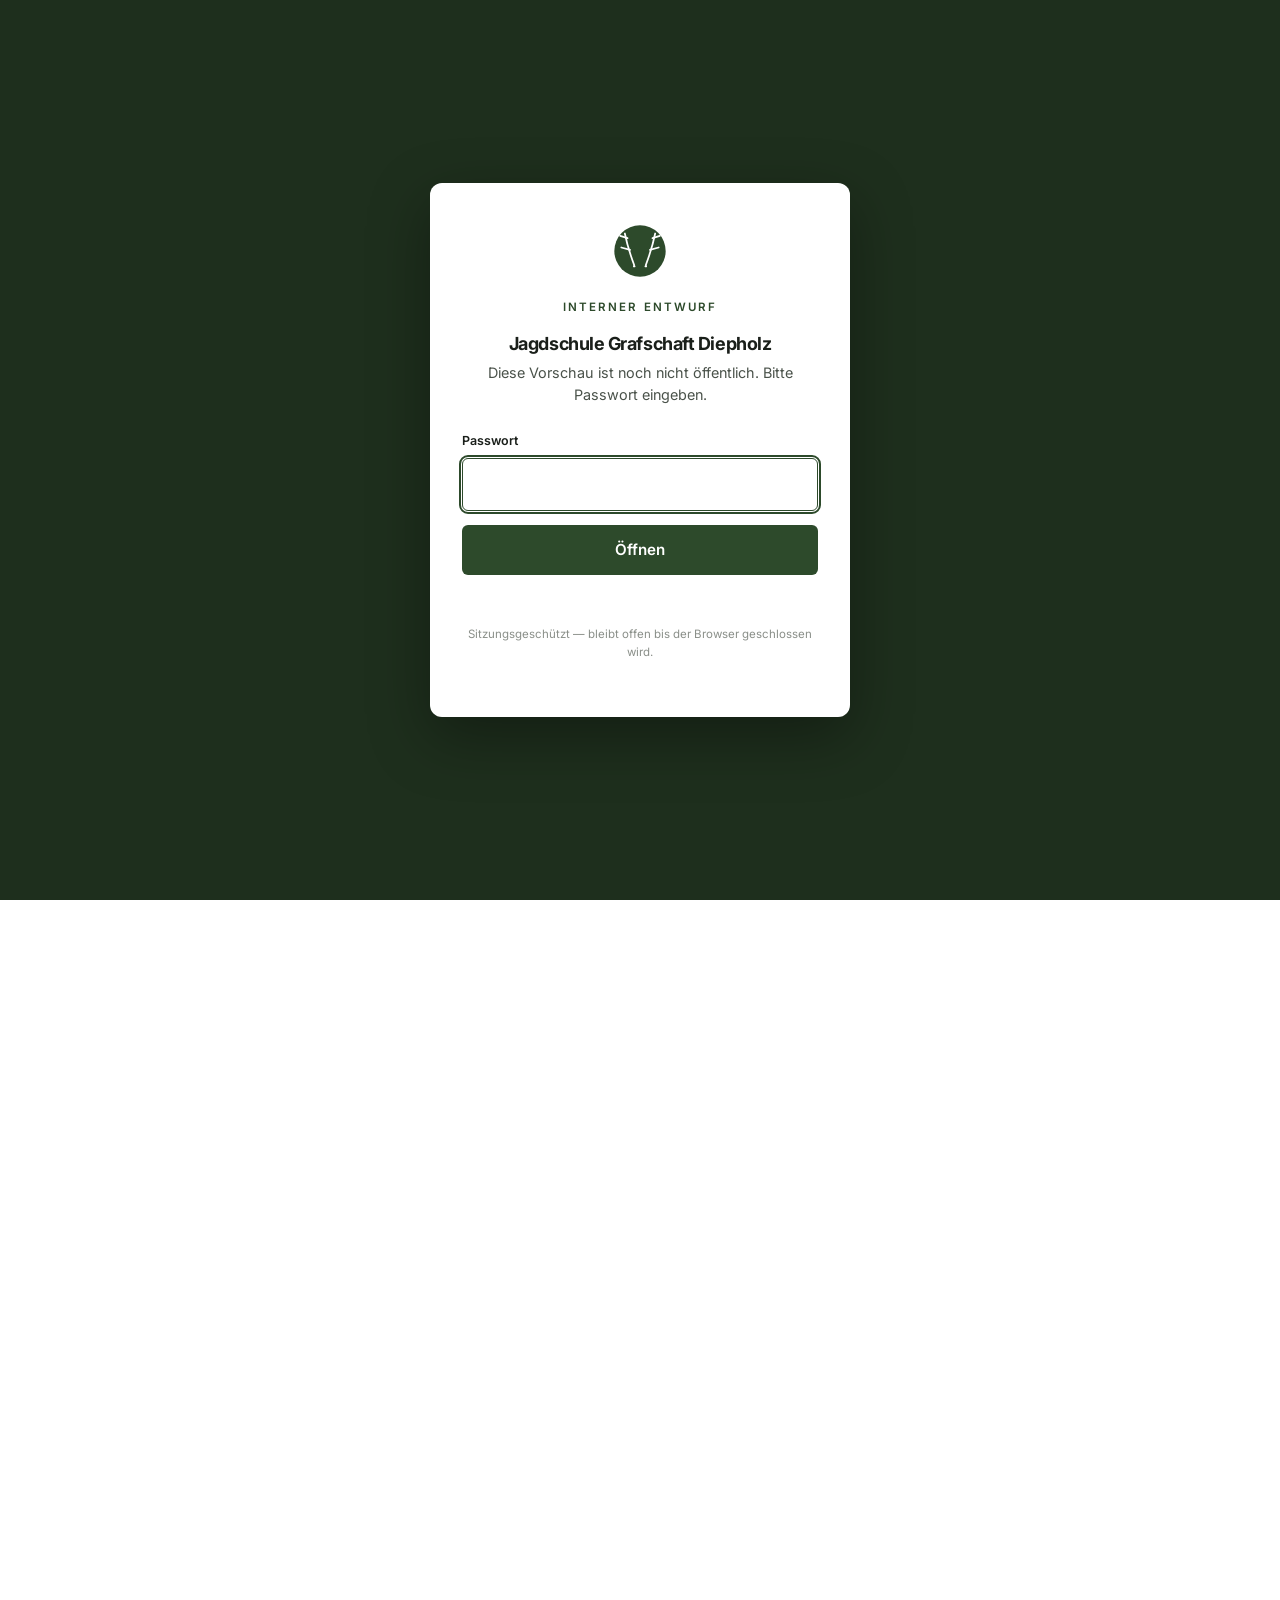
<file: index.html>
<!DOCTYPE html>
<html lang="de">
<head>
  <meta charset="UTF-8" />
  <meta name="viewport" content="width=device-width, initial-scale=1.0" />
  <title>Jagdschule Grafschaft Diepholz — Vorbereitung auf die Jägerprüfung</title>
  <meta name="description" content="Jagdschule Grafschaft Diepholz: Achtmonatiger Vorbereitungskurs auf die Jägerprüfung. Ausbildung in Wildbiologie, Naturschutz, Waffenkunde und Jagdbetrieb — in Heerde und auf dem Schießstand Sulingen." />
  <meta name="robots" content="noindex, nofollow" />

  <!-- Passwort-Gate (Entwurfsschutz) — vor Produktion entfernen -->
  <script src="js/gate.js"></script>

  <!-- Open Graph -->
  <meta property="og:title" content="Jagdschule Grafschaft Diepholz" />
  <meta property="og:description" content="Wir bilden Sie zum Jäger aus — nicht nur zum Jagdscheininhaber. Achtmonatiger Kurs zur Vorbereitung auf die Jägerprüfung." />
  <meta property="og:type" content="website" />
  <meta property="og:locale" content="de_DE" />
  <meta property="og:image" content="assets/images/revierfoersterei-sulingen.jpg" />

  <!-- Google Fonts: Inter only -->
  <link rel="preconnect" href="https://fonts.googleapis.com" />
  <link rel="preconnect" href="https://fonts.gstatic.com" crossorigin />
  <link href="https://fonts.googleapis.com/css2?family=Inter:wght@400;500;600;700&display=swap" rel="stylesheet" />

  <link rel="icon" type="image/svg+xml" href="assets/icons/favicon.svg" />
  <link rel="stylesheet" href="css/style.css" />

  <!-- Strukturierte Daten -->
  <script type="application/ld+json">
  {
    "@context": "https://schema.org",
    "@type": "EducationalOrganization",
    "name": "Jagdschule Grafschaft Diepholz GbR",
    "description": "Jagdschule in der Grafschaft Diepholz. Achtmonatiger Vorbereitungskurs auf die Jägerprüfung.",
    "url": "https://www.jagdschule-diepholz.de/",
    "telephone": "+49 4271 5580",
    "email": "spojawa@t-online.de",
    "address": {
      "@type": "PostalAddress",
      "streetAddress": "Heerde 57",
      "postalCode": "27245",
      "addressLocality": "Kirchdorf",
      "addressCountry": "DE"
    },
    "founder": [
      { "@type": "Person", "name": "Hans-Dieter Leußner" },
      { "@type": "Person", "name": "Heiner Tiedemann" }
    ],
    "offers": {
      "@type": "Course",
      "name": "Vorbereitungskurs auf die Jägerprüfung 2026/27",
      "courseCode": "JAGDSCHEIN-2026-2027",
      "educationalLevel": "Erwachsenenbildung",
      "provider": { "@type": "Organization", "name": "Jagdschule Grafschaft Diepholz GbR" }
    }
  }
  </script>
</head>
<body>

  <a href="#inhalt" class="skip-link">Zum Inhalt springen</a>

  <!-- =========================================================
       Topbar — Vertrauenszeile
       ========================================================= -->
  <div class="topbar" role="complementary" aria-label="Überblick">
    <div class="topbar__inner">
      <span class="topbar__item">
        <svg viewBox="0 0 16 16" fill="none" aria-hidden="true"><path d="M3 8 L6.5 11.5 L13 5" stroke="currentColor" stroke-width="1.8" stroke-linecap="round" stroke-linejoin="round"/></svg>
        Achtmonatige Ausbildung
      </span>
      <span class="topbar__item">
        <svg viewBox="0 0 16 16" fill="none" aria-hidden="true"><path d="M3 8 L6.5 11.5 L13 5" stroke="currentColor" stroke-width="1.8" stroke-linecap="round" stroke-linejoin="round"/></svg>
        Kleine Lerngruppen
      </span>
      <span class="topbar__item">
        <svg viewBox="0 0 16 16" fill="none" aria-hidden="true"><path d="M3 8 L6.5 11.5 L13 5" stroke="currentColor" stroke-width="1.8" stroke-linecap="round" stroke-linejoin="round"/></svg>
        Über 30 Jahre Erfahrung
      </span>
    </div>
  </div>

  <!-- =========================================================
       Header
       ========================================================= -->
  <header class="site-header" role="banner">
    <div class="site-header__inner">
      <a href="#" class="brand" aria-label="Zur Startseite">
        <svg class="brand__mark" viewBox="0 0 48 48" fill="none" aria-hidden="true">
          <circle cx="24" cy="24" r="22" fill="#2D4A2B"/>
          <g stroke="#FFFFFF" stroke-width="1.5" stroke-linecap="round" stroke-linejoin="round">
            <!-- Linke Stange: Rose + geschwungener Beam + zwei Sprossen -->
            <circle cx="19" cy="37" r="1" fill="#FFFFFF" stroke="none"/>
            <path d="M19 36 C 16 28, 13 19, 11 9"/>
            <path d="M15.5 23 L 8 21"/>
            <path d="M13.3 13 L 7 11"/>
            <!-- Rechte Stange: spiegelbildlich -->
            <circle cx="29" cy="37" r="1" fill="#FFFFFF" stroke="none"/>
            <path d="M29 36 C 32 28, 35 19, 37 9"/>
            <path d="M32.5 23 L 40 21"/>
            <path d="M34.7 13 L 41 11"/>
          </g>
        </svg>
        <span class="brand__text">
          <span class="brand__name">Jagdschule Grafschaft Diepholz</span>
          <span class="brand__tag">Seit über 30 Jahren</span>
        </span>
      </a>

      <button class="nav__toggle" aria-expanded="false" aria-controls="main-nav" aria-label="Menü öffnen">
        <span class="nav__toggle__bars" aria-hidden="true"></span>
      </button>

      <nav id="main-nav" class="nav" aria-label="Hauptnavigation">
        <ul class="nav__list">
          <li><a class="nav__link" href="#ausbildung">Ausbildung</a></li>
          <li><a class="nav__link" href="#ausbilder">Ausbilder</a></li>
          <li><a class="nav__link" href="#kurs">Nächster Kurs</a></li>
          <li><a class="nav__link" href="#faq">FAQ</a></li>
          <li><a class="nav__link nav__link--cta" href="#anmeldung">Anmeldung</a></li>
        </ul>
      </nav>
    </div>
  </header>

  <main id="inhalt">

    <!-- =========================================================
         HERO — Vollbild-Foto Revierförsterei Sulingen
         ========================================================= -->
    <section class="hero">
      <div class="hero__image" aria-hidden="true">
        <img src="assets/images/revierfoersterei-sulingen.jpg"
             alt=""
             loading="eager"
             fetchpriority="high" />
      </div>
      <div class="hero__overlay" aria-hidden="true"></div>

      <div class="container">
        <div class="hero__content">
          <span class="hero__eyebrow">Vorbereitung auf die Jägerprüfung</span>
          <h1 class="hero__title">
            Wir bilden Sie zum Jäger aus — nicht nur zum Jagdscheininhaber.
          </h1>
          <p class="hero__lead">
            Acht Monate. Zwei erfahrene Ausbilder. Ein Kursabend pro Woche
            in Heerde, Schießausbildung in Sulingen. Am Ende steht das
            Grüne Abitur — und das Rüstzeug für ein Leben draußen.
          </p>

          <div class="hero__actions">
            <a class="btn btn--primary" href="#anmeldung">Zum nächsten Kurs anmelden</a>
            <a class="btn btn--on-dark" href="#ausbildung">Ausbildung verstehen</a>
          </div>

          <div class="hero__meta">
            <div>
              <strong>Ende August 2026</strong>
              <span>Kursstart 2026/27</span>
            </div>
            <div>
              <strong>8 Monate</strong>
              <span>bis zur Prüfung im Mai</span>
            </div>
            <div>
              <strong>ab 15 Jahren</strong>
              <span>Mindestalter Kursbeginn</span>
            </div>
          </div>
        </div>
      </div>
    </section>

    <!-- =========================================================
         Stat-Strip — Vertrauen in Zahlen
         ========================================================= -->
    <section class="stat-strip" aria-label="Kennzahlen">
      <div class="container">
        <div class="stat-strip__inner">
          <div>
            <span class="stat__value">30+</span>
            <span class="stat__label">Jahre Ausbildung</span>
          </div>
          <div>
            <span class="stat__value">8&nbsp;Monate</span>
            <span class="stat__label">pro Kurs</span>
          </div>
          <div>
            <span class="stat__value">2</span>
            <span class="stat__label">erfahrene Ausbilder</span>
          </div>
          <div>
            <span class="stat__value">1×</span>
            <span class="stat__label">pro Woche Kursabend</span>
          </div>
        </div>
      </div>
    </section>

    <!-- =========================================================
         Unser Versprechen — 3 Säulen
         ========================================================= -->
    <section class="section" id="versprechen">
      <div class="container">
        <div class="section__head">
          <span class="eyebrow">Unser Versprechen</span>
          <h2 class="section__title">Jagd beginnt bei Verstehen — nicht beim Schießen.</h2>
        </div>

        <div class="pillars">
          <article class="pillar">
            <svg class="pillar__icon" viewBox="0 0 48 48" fill="none" aria-hidden="true">
              <path d="M24 4 L24 44 M8 20 L24 4 L40 20 M14 28 C 14 36 24 36 24 44 C 24 36 34 36 34 28" stroke="currentColor" stroke-width="1.8" stroke-linecap="round" stroke-linejoin="round"/>
            </svg>
            <h3 class="pillar__title">Wildbiologie statt Auswendiglernen</h3>
            <p>
              Wer Tiere versteht, jagt besser — und verantwortungsvoller. Deshalb
              sind Wildbiologie, Verhalten und Ökologie bei uns keine Prüfungsfächer,
              sondern das Fundament jeder Stunde.
            </p>
          </article>

          <article class="pillar">
            <svg class="pillar__icon" viewBox="0 0 48 48" fill="none" aria-hidden="true">
              <path d="M6 34 L22 18 M18 22 L24 16 M30 4 L44 18 M36 10 L42 4 M42 10 L36 4 M22 18 L28 24 L38 14 L32 8 Z M6 34 L12 40 L16 36" stroke="currentColor" stroke-width="1.8" stroke-linecap="round" stroke-linejoin="round" fill="none"/>
            </svg>
            <h3 class="pillar__title">Handwerk mit der Waffe</h3>
            <p>
              Auf dem Schießstand des Jagdschützenclubs Sulingen trainieren Sie mit
              echten Jagdwaffen, unter Anleitung. Sicherheit, Treffsicherheit,
              Pflege — bis jeder Handgriff sitzt.
            </p>
          </article>

          <article class="pillar">
            <svg class="pillar__icon" viewBox="0 0 48 48" fill="none" aria-hidden="true">
              <circle cx="17" cy="17" r="6" stroke="currentColor" stroke-width="1.8" fill="none"/>
              <circle cx="33" cy="17" r="6" stroke="currentColor" stroke-width="1.8" fill="none"/>
              <path d="M7 42 C 7 33 12 28 17 28 C 22 28 27 33 27 42 M21 42 C 21 33 26 28 33 28 C 40 28 45 33 45 42" stroke="currentColor" stroke-width="1.8" stroke-linecap="round" fill="none"/>
            </svg>
            <h3 class="pillar__title">Ausbildung in kleinen Gruppen</h3>
            <p>
              Zwei Ausbilder, ein überschaubarer Kreis, ein fester wöchentlicher
              Abend. Wir lernen Sie als Menschen kennen, nicht als Prüflinge —
              und darauf bauen wir.
            </p>
          </article>
        </div>
      </div>
    </section>

    <!-- =========================================================
         Die Ausbildung — Split mit Foto "Hochsitz im Nebel"
         ========================================================= -->
    <section class="section section--alt" id="ausbildung">
      <div class="container">
        <div class="split">
          <div class="split__content">
            <span class="eyebrow">Die Ausbildung</span>
            <h2 class="section__title">Acht Monate. Ein Abend pro Woche. Ein Ziel.</h2>
            <p class="lead">
              Der Kurs führt Sie vom ersten Kursabend im August bis zur staatlichen
              Jägerprüfung im Mai. Theorie in Heerde, Schießausbildung in Sulingen —
              ergänzt durch Reviergänge, Wildbestimmung und die Begleitung durch
              erfahrene Jäger.
            </p>
            <p>
              Wir halten den Kreis bewusst klein. Das bedeutet: ehrliche Fragen,
              direkte Antworten und genug Zeit, damit jeder wirklich versteht,
              was im Wald, im Revier und am Gewehr geschieht. Auch Interessierte
              mit Wohnsitz <strong>außerhalb des Landkreises Diepholz</strong>
              sind herzlich willkommen.
            </p>
            <p><a class="btn btn--ghost" href="#kurs">Zum nächsten Kurs →</a></p>
          </div>

          <div class="split__media">
            <img src="assets/images/hochsitz-nebel.jpg"
                 alt="Hochsitz im frühen Morgennebel am Waldrand — ein Ort, an dem Jagd beginnt."
                 loading="lazy" />
          </div>
        </div>
      </div>
    </section>

    <!-- =========================================================
         Was Sie lernen — Themenfelder
         ========================================================= -->
    <section class="section" id="inhalte">
      <div class="container">
        <div class="section__head">
          <span class="eyebrow">Was Sie lernen</span>
          <h2 class="section__title">Fünf Fachgebiete, eine zusammenhängende Welt.</h2>
          <p class="lead">
            Die Jägerprüfung ist in Niedersachsen durch die Jägerprüfungsordnung
            in fünf Fachgebiete gegliedert — wie wir sie vermitteln, ist unsere
            Sache. Bei uns ergeben sie ein Bild, nicht einen Stapel Karteikarten.
          </p>
        </div>

        <ul class="topics">
          <li class="topic topic--highlight">
            <svg class="topic__icon" viewBox="0 0 32 32" fill="none" aria-hidden="true"><path d="M16 3 C 10 10 6 13 6 19 C 6 25 10 29 16 29 C 22 29 26 25 26 19 C 26 13 22 10 16 3 Z" stroke="currentColor" stroke-width="1.6" stroke-linejoin="round"/><path d="M12 19 C 13 17 15 16 16 16 C 17 16 19 17 20 19" stroke="currentColor" stroke-width="1.4" stroke-linecap="round"/></svg>
            <span class="topic__tag">Fachgebiet 1</span>
            <h3 class="topic__name">Wild &amp; Wildtiere</h3>
            <p class="topic__desc">
              Dem Jagdrecht unterliegende und andere frei lebende Tiere —
              Wildbiologie, Lebensweise, Verhalten und Ökologie der heimischen
              Arten.
            </p>
          </li>
          <li class="topic">
            <svg class="topic__icon" viewBox="0 0 32 32" fill="none" aria-hidden="true"><path d="M4 20 L20 4 L24 8 L8 24 Z M 24 8 L28 12 M16 16 L20 20" stroke="currentColor" stroke-width="1.6" stroke-linecap="round" stroke-linejoin="round"/></svg>
            <span class="topic__tag">Fachgebiet 2</span>
            <h3 class="topic__name">Jagdwaffen &amp; Fanggeräte</h3>
            <p class="topic__desc">
              Aufbau, Handhabung, Pflege und Recht — vom Flintenkorn bis zur
              Büchse, einschließlich Fanggeräte und Munitionskunde.
            </p>
          </li>
          <li class="topic">
            <svg class="topic__icon" viewBox="0 0 32 32" fill="none" aria-hidden="true"><path d="M4 22 L16 6 L28 22 M4 22 L4 28 L28 28 L28 22 M10 22 L10 16 L22 16 L22 22" stroke="currentColor" stroke-width="1.6" stroke-linejoin="round"/></svg>
            <span class="topic__tag">Fachgebiet 3</span>
            <h3 class="topic__name">Naturschutz, Hege &amp; Jagdbetrieb</h3>
            <p class="topic__desc">
              Biotopgestaltung, Artenschutz und die Praxis des Waidwerks im
              Jahreslauf — Ansitz, Pirsch, Drück- und Erntejagd.
            </p>
          </li>
          <li class="topic">
            <svg class="topic__icon" viewBox="0 0 32 32" fill="none" aria-hidden="true"><path d="M6 16 C 6 12 9 10 12 10 C 13 10 14 11 14 12 L 14 13 M22 10 C 25 10 28 12 28 16 C 28 22 24 26 17 26 C 11 26 6 22 6 16 M 14 16 C 15 17 17 17 18 16" stroke="currentColor" stroke-width="1.6" stroke-linecap="round" fill="none"/><circle cx="10" cy="18" r="1" fill="currentColor"/></svg>
            <span class="topic__tag">Fachgebiet 4</span>
            <h3 class="topic__name">Wildbret, Jagdhunde &amp; Brauchtum</h3>
            <p class="topic__desc">
              Behandlung des erlegten Wildes, Wildbrethygiene und Wildkrankheiten;
              Jagdhundewesen; Jägersprache, Signale und jagdliches Brauchtum.
            </p>
          </li>
          <li class="topic">
            <svg class="topic__icon" viewBox="0 0 32 32" fill="none" aria-hidden="true"><rect x="4" y="6" width="24" height="22" rx="1.5" stroke="currentColor" stroke-width="1.6"/><line x1="9" y1="12" x2="23" y2="12" stroke="currentColor" stroke-width="1.6"/><line x1="9" y1="17" x2="23" y2="17" stroke="currentColor" stroke-width="1.6"/><line x1="9" y1="22" x2="18" y2="22" stroke="currentColor" stroke-width="1.6"/></svg>
            <span class="topic__tag">Fachgebiet 5</span>
            <h3 class="topic__name">Jagdrecht &amp; verwandtes Recht</h3>
            <p class="topic__desc">
              Bundesjagdgesetz, Niedersächsisches Landesjagdgesetz, Waffen­recht
              und Tier­schutz — das rechtliche Fundament des Waidwerks.
            </p>
          </li>
        </ul>
      </div>
    </section>

    <!-- =========================================================
         Praxis-Band — Foto-Vollbreite mit Zitat
         ========================================================= -->
    <section class="practice-band" aria-label="Praxis im Revier">
      <div class="practice-band__image" aria-hidden="true">
        <img src="assets/images/jaeger-pirsch-quer.jpg"
             alt=""
             loading="lazy" />
      </div>
      <div class="practice-band__overlay" aria-hidden="true"></div>
      <div class="container">
        <div class="practice-band__content">
          <span class="eyebrow" style="color: rgba(255,255,255,0.8);">Praxis im Revier</span>
          <h2>Was im Wald zählt, lernt man nur im Wald.</h2>
          <p>
            Neben den Kursabenden gehören Reviergänge, gemeinsame Ansitze und die
            Begleitung erfahrener Jäger zum Programm. Erst dort setzt sich
            zusammen, was in Theorie und auf dem Schießstand trainiert wurde.
          </p>
        </div>
      </div>
    </section>

    <!-- =========================================================
         Ausbilder
         ========================================================= -->
    <section class="section section--alt" id="ausbilder">
      <div class="container">
        <div class="section__head">
          <span class="eyebrow">Die Ausbilder</span>
          <h2 class="section__title">Zwei Jäger. Zwei Jahrzehnte. Ein Kurs.</h2>
        </div>

        <div class="instructors">
          <article class="instructor">
            <div class="instructor__portrait">
              <img src="assets/images/portrait-hans-dieter-leussner.jpg" alt="Porträt Hans-Dieter Leußner" loading="lazy">
            </div>
            <h3 class="instructor__name">Hans-Dieter Leußner</h3>
            <p class="instructor__role">Ausbilder · Mitinhaber</p>
            <p>
              Langjähriger Inhaber der Sport- und Jagdwaffen GmbH Sulingen und erfolgreicher
              Jagdschütze. Seine Erfahrung in Waffenkunde, Munition und
              Schießausbildung bringt er in jeden Kursabend ein — praxisnah
              und aus erster Hand. Darüber hinaus ist er Fachmann für das
              Zusammenstellen einer Waffe, die zum Schützen passt.
            </p>
          </article>

          <article class="instructor">
            <div class="instructor__portrait">
              <img src="assets/images/portrait-heiner-tiedemann.jpg" alt="Porträt Heiner Tiedemann" loading="lazy">
            </div>
            <h3 class="instructor__name">Heiner Tiedemann</h3>
            <p class="instructor__role">Ausbilder · Mitinhaber</p>
            <p>
              Vorsitzender des Jagdgebrauchshundvereins Diepholz und
              Hundeobmann der Jägerschaft Diepholz. Mit seinem eigenen Zwinger
              „vom Rauhen Busch" züchtet er Magyar Vizsla (Ungarische
              Vorstehhunde) und ist VDH-Spezialzuchtrichter für die Rasse.
              Er leitet die Hundeführerausbildung von der Welpengruppe bis
              zur Brauchbarkeitsprüfung — wer einen Jagdhund führen, ausbilden
              oder passend auswählen will, ist bei Heiner richtig. Mit Geduld,
              Ernst und Humor.
            </p>
          </article>
        </div>
      </div>
    </section>

    <!-- =========================================================
         Nächster Kurs
         ========================================================= -->
    <section class="section" id="kurs">
      <div class="container">
        <div class="course-card">
          <span class="course-card__badge">Nächster Kurs</span>

          <div class="course-card__grid">
            <div>
              <h2 class="course-card__title">Vorbereitungskurs 2026/27</h2>
              <p>
                Der klassische Jahresgang: Start Ende August 2026, Abschluss mit
                der staatlichen Jägerprüfung im Mai 2027. Acht Monate, in denen
                aus Interessierten Jäger werden.
              </p>
              <dl class="course-card__meta">
                <div><dt>Kursstart</dt><dd>Ende August 2026</dd></div>
                <div><dt>Kursende</dt><dd>Mai 2027 (staatliche Prüfung)</dd></div>
                <div><dt>Kursabend</dt><dd>1× pro Woche in Heerde, Kirchdorf</dd></div>
                <div><dt>Schießausbildung</dt><dd>Schießstand Jagdschützenclub Diepholz e.V., Sulingen</dd></div>
                <div><dt>Mindestalter</dt><dd>15 Jahre bei Kursbeginn</dd></div>
                <div><dt>Voraussetzungen</dt><dd>keine — Interesse und Zeit genügen</dd></div>
              </dl>
            </div>

            <aside class="course-card__actions">
              <p class="price">Kursgebühr auf Anfrage</p>
              <small>Inklusive Theorie, Schießausbildung und Prüfungsvorbereitung. Prüfungsgebühren werden separat bei der unteren Jagdbehörde entrichtet.</small>
              <a class="btn btn--primary" href="#anmeldung">Jetzt anmelden</a>
              <a class="btn btn--ghost" href="tel:+4942715580">04271 / 55 80</a>
            </aside>
          </div>
        </div>
      </div>
    </section>

    <!-- =========================================================
         Hundeführerlehrgang
         ========================================================= -->
    <section class="section" id="hund">
      <div class="container container--narrow">
        <div class="slim-offer">
          <svg class="slim-offer__icon" viewBox="0 0 56 56" fill="none" aria-hidden="true">
            <path d="M10 30 C 10 22 16 18 22 18 C 25 18 27 20 27 22 M 38 18 C 44 18 50 22 50 30 C 50 40 42 46 30 46 C 18 46 10 40 10 30" stroke="currentColor" stroke-width="1.8" stroke-linecap="round" fill="none"/>
            <path d="M22 18 L 20 8 L 26 14 M 38 18 L 40 8 L 34 14" stroke="currentColor" stroke-width="1.8" stroke-linejoin="round" fill="none"/>
            <circle cx="18" cy="30" r="1.5" fill="currentColor"/>
          </svg>
          <div>
            <h3>Hundeführerlehrgang</h3>
            <p>
              Begleitender Lehrgang für Jäger mit Hund: Grundlagen der Führung,
              Einsatz im Revier, Prüfungsvorbereitung. Termine auf Anfrage.
            </p>
          </div>
          <a class="btn btn--secondary" href="#anmeldung">Informationen anfragen</a>
        </div>
      </div>
    </section>

    <!-- =========================================================
         FAQ
         ========================================================= -->
    <section class="section section--alt" id="faq">
      <div class="container container--narrow">
        <div class="section__head">
          <span class="eyebrow">Häufige Fragen</span>
          <h2 class="section__title" style="max-width: none;">Was Sie vor der Anmeldung wissen sollten.</h2>
        </div>

        <div class="faq">
          <details class="faq__item">
            <summary class="faq__q">Ab welchem Alter kann ich teilnehmen?</summary>
            <div class="faq__a">
              <p>
                Das gesetzlich vorgeschriebene Mindestalter beträgt
                <strong>15 Jahre bei Kursbeginn</strong>. Damit ist der Kurs
                auch für Schülerinnen und Schüler offen, die sich frühzeitig
                mit Wild und Natur beschäftigen möchten.
              </p>
            </div>
          </details>

          <details class="faq__item">
            <summary class="faq__q">Brauche ich Vorwissen oder eine Waffe?</summary>
            <div class="faq__a">
              <p>
                Nein. Wir starten bei null. Für die Schießausbildung stellen wir
                Waffen und Munition. Sie brauchen nichts mitzubringen außer
                Zeit, Konzentration und ernsthaftes Interesse an Natur und Jagd.
              </p>
            </div>
          </details>

          <details class="faq__item">
            <summary class="faq__q">Wo genau findet der Kurs statt?</summary>
            <div class="faq__a">
              <p>
                Die theoretischen Kursabende finden in unserem Seminarraum in
                Heerde (Gemeinde Kirchdorf, Landkreis Diepholz) statt. Die
                Schießausbildung absolvieren Sie auf dem Schießstand des
                Jagdschützenclubs Diepholz e.V. in Sulingen.
              </p>
            </div>
          </details>

          <details class="faq__item">
            <summary class="faq__q">Kann ich mitmachen, wenn ich nicht aus Diepholz komme?</summary>
            <div class="faq__a">
              <p>
                Ja. Der Kurs steht ausdrücklich auch Interessierten mit Wohnsitz
                <strong>außerhalb des Landkreises Diepholz</strong> offen. Viele
                unserer Jungjäger kommen aus der weiteren Umgebung —
                Diepholz liegt verkehrsgünstig zwischen Bremen, Osnabrück und
                Minden.
              </p>
            </div>
          </details>

          <details class="faq__item">
            <summary class="faq__q">Wie läuft die Jägerprüfung ab?</summary>
            <div class="faq__a">
              <p>
                Die Prüfung vor der unteren Jagdbehörde besteht aus
                <strong>drei Teilen</strong>: einer schriftlichen Prüfung
                (Multiple-Choice über alle Sachgebiete), einer praktischen
                Schießprüfung (Büchse und Flinte) und einer mündlichen Prüfung.
                Wir bereiten Sie auf alle drei Teile gezielt und getrennt vor.
              </p>
            </div>
          </details>

          <details class="faq__item">
            <summary class="faq__q">Was kostet die Ausbildung?</summary>
            <div class="faq__a">
              <p>
                Die Kursgebühr teilen wir Ihnen gerne telefonisch oder per
                Mail mit — sie hängt davon ab, welche Leistungen Sie nutzen
                (z. B. Hundeführerlehrgang zusätzlich). Prüfungsgebühren der
                unteren Jagdbehörde sind separat.
              </p>
            </div>
          </details>
        </div>
      </div>
    </section>

    <!-- =========================================================
         Anmeldung / Kontakt
         ========================================================= -->
    <section class="section" id="anmeldung">
      <div class="container">
        <div class="section__head">
          <svg class="section__ornament" viewBox="0 0 48 72" fill="none" aria-hidden="true">
            <!-- Eichenblatt, gefüllt, leicht asymmetrisch gelappt -->
            <path fill="currentColor" d="M24 4
                     C 21 10, 20 14, 22 17
                     C 17 16, 14 19, 16 23
                     C 10 23, 8 27, 12 31
                     C 6 33, 7 40, 14 39
                     C 12 43, 16 47, 20 45
                     C 22 48, 23 51, 24 52
                     C 25 51, 27 48, 28 45
                     C 32 48, 36 45, 34 41
                     C 40 42, 42 36, 36 32
                     C 41 29, 39 24, 33 25
                     C 36 21, 33 17, 27 18
                     C 29 14, 28 10, 24 4 Z"/>
            <g stroke="currentColor" stroke-width="1.3" stroke-linecap="round" stroke-linejoin="round">
              <!-- Stiel nach unten -->
              <path d="M24 52 L 24 64"/>
              <!-- Gebrochenes Ende -->
              <path d="M21 65 L 24 63 L 27 65"/>
              <path d="M22 68 L 26 67"/>
            </g>
          </svg>
          <span class="eyebrow">Anmeldung &amp; Kontakt</span>
          <h2 class="section__title">Am schnellsten: kurz anrufen.</h2>
          <p class="lead">
            Oder schreiben Sie uns ein paar Zeilen — wir melden uns zeitnah
            zurück, klären offene Fragen und halten Ihren Platz im nächsten
            Kurs vorsorglich frei.
          </p>
        </div>

        <div class="form-layout">
          <form class="form" id="contact-form" novalidate>
            <div class="form__row form__row--2">
              <div>
                <label for="f-name">Name *</label>
                <input type="text" id="f-name" name="name" autocomplete="name" required />
              </div>
              <div>
                <label for="f-age">Alter</label>
                <input type="text" id="f-age" name="age" inputmode="numeric" />
              </div>
            </div>
            <div class="form__row form__row--2">
              <div>
                <label for="f-email">E-Mail *</label>
                <input type="email" id="f-email" name="email" autocomplete="email" required />
              </div>
              <div>
                <label for="f-phone">Telefon</label>
                <input type="tel" id="f-phone" name="phone" autocomplete="tel" />
              </div>
            </div>
            <div class="form__row">
              <label for="f-interest">Interesse an</label>
              <select id="f-interest" name="interest">
                <option>Vorbereitungskurs 2026/27</option>
                <option>Hundeführerlehrgang</option>
                <option>Unverbindlich informieren</option>
              </select>
            </div>
            <div class="form__row">
              <label for="f-message">Ihre Nachricht *</label>
              <textarea id="f-message" name="message" required placeholder="Was möchten Sie wissen? Was ist Ihr Hintergrund?"></textarea>
            </div>
            <label class="form__consent">
              <input type="checkbox" id="f-consent" name="consent" required />
              <span>
                Ich bin einverstanden, dass meine Angaben zur Bearbeitung
                meiner Anfrage verarbeitet werden (siehe <a href="datenschutz.html">Datenschutzerklärung</a>). *
              </span>
            </label>
            <button type="submit" class="btn btn--primary">Anfrage senden</button>
            <p class="form__feedback" role="status" aria-live="polite"></p>
          </form>

          <aside class="contact-card">
            <h3>Direkt erreichen</h3>

            <div class="contact-card__group">
              <span class="contact-card__label">Hans-Dieter Leußner</span>
              <a class="contact-card__val" href="tel:+4942715580">04271 / 55 80</a>
              <a href="mailto:spojawa@t-online.de">spojawa@t-online.de</a>
            </div>

            <div class="contact-card__group">
              <span class="contact-card__label">Heiner Tiedemann</span>
              <a class="contact-card__val" href="tel:+4942730553">04273 / 553</a>
              <a href="mailto:tiedemannh@t-online.de">tiedemannh@t-online.de</a>
            </div>

            <div class="contact-card__group">
              <span class="contact-card__label">Ausbildungsstandort</span>
              <span class="contact-card__val">Heerde 57</span>
              <span>27245 Kirchdorf</span>
            </div>
          </aside>
        </div>
      </div>
    </section>

  </main>

  <!-- =========================================================
       Footer
       ========================================================= -->
  <footer class="site-footer" role="contentinfo">
    <div class="container">
      <div class="site-footer__top">
        <div>
          <h4>Jagdschule Grafschaft Diepholz GbR</h4>
          <p style="max-width: 42ch; font-size: 0.9rem;">
            Inh. Hans-Dieter Leußner u. Heiner Tiedemann<br>
            Heerde 57, 27245 Kirchdorf<br>
            Tel. 04271 / 55 80 od. 04273 / 553
          </p>
        </div>
        <div>
          <h4>Navigation</h4>
          <a href="#ausbildung">Ausbildung</a>
          <a href="#ausbilder">Ausbilder</a>
          <a href="#kurs">Nächster Kurs</a>
          <a href="#faq">FAQ</a>
          <a href="#anmeldung">Anmeldung</a>
        </div>
        <div>
          <h4>Rechtliches</h4>
          <a href="impressum.html">Impressum</a>
          <a href="datenschutz.html">Datenschutzerklärung</a>
        </div>
      </div>
      <div class="site-footer__bottom">
        <span>&copy; <span id="current-year">2026</span> Jagdschule Grafschaft Diepholz GbR</span>
        <span>Mit Handwerk gebaut in Niedersachsen.</span>
      </div>
    </div>
  </footer>

  <script src="js/main.js" defer></script>
</body>
</html>
</file>
<file: css/style.css>
/* =========================================================
   Jagdschule Grafschaft Diepholz — Design-System (Iteration 2)
   Konzept: klar, weiß, ruhig — Fotos tragen die Atmosphäre.
   Referenz: silberthal.de
   ========================================================= */

:root {
  /* Flächen */
  --color-bg:         #FFFFFF;
  --color-bg-alt:     #F7F6F3;   /* minimal warmer Sektionswechsel */
  --color-bg-dark:    #14181A;   /* Footer, Hero-Overlay-Fallback */
  --color-surface:    #FFFFFF;

  /* Text */
  --color-ink:        #1A1F1A;   /* Haupttext, fast-schwarz, leicht grünstichig */
  --color-ink-soft:   #4A524A;   /* Fließtext sekundär */
  --color-ink-muted:  #8A8F89;   /* Meta, Captions */

  /* Marke — sparsamer Akzent */
  --color-forest:     #2D4A2B;
  --color-forest-deep:#1E2F1D;

  /* Linien */
  --color-line:       #E6E4DF;
  --color-line-strong:#D0CEC8;

  /* Feedback */
  --color-ok-bg:      #E8EFE4;
  --color-ok-text:    #2D4A2B;
  --color-err-bg:     #F8EAE4;
  --color-err-text:   #8B3A1A;

  /* Typografie — Sans only */
  --font-sans: "Inter", -apple-system, BlinkMacSystemFont, "Segoe UI", Roboto, Helvetica, Arial, sans-serif;

  --fs-base:    1.0625rem;     /* 17px */
  --fs-small:   0.9375rem;     /* 15px */
  --fs-meta:    0.8125rem;     /* 13px */
  --fs-lead:    1.1875rem;     /* 19px */
  --fs-h1:      clamp(2.25rem, 4.5vw + 1rem, 3.75rem);
  --fs-h2:      clamp(1.75rem, 2.5vw + 0.8rem, 2.5rem);
  --fs-h3:      clamp(1.2rem, 1.2vw + 0.8rem, 1.5rem);
  --fs-eyebrow: 0.75rem;

  --lh-body:    1.7;
  --lh-tight:   1.15;

  /* Abstände */
  --space-1: 0.5rem;
  --space-2: 1rem;
  --space-3: 1.5rem;
  --space-4: 2.25rem;
  --space-5: 3.5rem;
  --space-6: 5rem;
  --space-7: 7rem;

  --radius-xs: 2px;
  --radius-sm: 3px;
  --radius:    4px;
  --radius-lg: 6px;

  --container: 1200px;
  --container-narrow: 780px;

  --shadow-soft: 0 1px 2px rgba(20, 24, 26, 0.04);
  --shadow-card: 0 4px 16px rgba(20, 24, 26, 0.06);

  --transition: 0.18s ease;
}

/* =========================================================
   Reset / Grundlagen
   ========================================================= */

*, *::before, *::after { box-sizing: border-box; }

html {
  scroll-behavior: smooth;
  scroll-padding-top: 96px;
  -webkit-text-size-adjust: 100%;
}

body {
  margin: 0;
  background: var(--color-bg);
  color: var(--color-ink);
  font-family: var(--font-sans);
  font-size: var(--fs-base);
  line-height: var(--lh-body);
  font-feature-settings: "kern", "liga", "ss01";
  -webkit-font-smoothing: antialiased;
  -moz-osx-font-smoothing: grayscale;
}

h1, h2, h3, h4 {
  font-family: var(--font-sans);
  line-height: var(--lh-tight);
  color: var(--color-ink);
  margin: 0 0 var(--space-3);
  font-weight: 600;
  letter-spacing: -0.02em;
}
h1 { font-size: var(--fs-h1); letter-spacing: -0.025em; font-weight: 700; }
h2 { font-size: var(--fs-h2); }
h3 { font-size: var(--fs-h3); font-weight: 600; }

p { margin: 0 0 var(--space-2); }
p:last-child { margin-bottom: 0; }

a {
  color: var(--color-ink);
  text-decoration-thickness: 1px;
  text-underline-offset: 3px;
  transition: color var(--transition);
}
a:hover, a:focus-visible { color: var(--color-forest); }

strong { font-weight: 600; color: var(--color-ink); }
em { font-style: italic; color: var(--color-ink); }

img { display: block; max-width: 100%; height: auto; }

/* Skip-Link für Screenreader */
.skip-link {
  position: absolute;
  top: -100px;
  left: 1rem;
  background: var(--color-ink);
  color: white;
  padding: 0.5rem 1rem;
  z-index: 1000;
  border-radius: var(--radius);
}
.skip-link:focus { top: 1rem; color: white; }

:focus-visible {
  outline: 2px solid var(--color-forest);
  outline-offset: 3px;
  border-radius: 2px;
}

/* =========================================================
   Container
   ========================================================= */

.container {
  width: 100%;
  max-width: var(--container);
  margin: 0 auto;
  padding: 0 var(--space-3);
}
.container--narrow { max-width: var(--container-narrow); }

/* =========================================================
   Typo-Utilities
   ========================================================= */

.eyebrow {
  display: inline-block;
  font-family: var(--font-sans);
  font-size: var(--fs-eyebrow);
  font-weight: 600;
  text-transform: uppercase;
  letter-spacing: 0.18em;
  color: var(--color-forest);
  margin-bottom: var(--space-2);
}

.lead {
  font-size: var(--fs-lead);
  color: var(--color-ink-soft);
  max-width: 62ch;
  line-height: 1.55;
}

.section__title { max-width: 24ch; }

/* =========================================================
   Topbar — Silberthal-Style Checkmark-Zeile
   ========================================================= */

.topbar {
  background: var(--color-bg-alt);
  border-bottom: 1px solid var(--color-line);
  font-size: var(--fs-meta);
  color: var(--color-ink-soft);
}
.topbar__inner {
  max-width: var(--container);
  margin: 0 auto;
  padding: 0.55rem var(--space-3);
  display: flex;
  justify-content: center;
  gap: var(--space-4);
  flex-wrap: wrap;
}
.topbar__item {
  display: inline-flex;
  align-items: center;
  gap: 0.4rem;
}
.topbar__item svg {
  width: 14px; height: 14px;
  color: var(--color-forest);
  flex: 0 0 14px;
}
@media (max-width: 720px) {
  .topbar__inner { gap: var(--space-2); font-size: 0.75rem; }
  .topbar__item:nth-child(3) { display: none; } /* bei Engpass letzte Einheit kürzen */
}

/* =========================================================
   Header & Navigation
   ========================================================= */

.site-header {
  position: sticky;
  top: 0;
  z-index: 100;
  background: rgba(255, 255, 255, 0.96);
  backdrop-filter: saturate(140%) blur(10px);
  -webkit-backdrop-filter: saturate(140%) blur(10px);
  border-bottom: 1px solid var(--color-line);
}
.site-header__inner {
  display: flex;
  align-items: center;
  justify-content: space-between;
  padding: var(--space-2) var(--space-3);
  max-width: var(--container);
  margin: 0 auto;
  gap: var(--space-3);
}
.brand {
  display: flex;
  align-items: center;
  gap: 0.7rem;
  text-decoration: none;
  color: var(--color-ink);
}
.brand__mark {
  width: 34px; height: 34px;
  flex: 0 0 34px;
}
.brand__text {
  display: flex;
  flex-direction: column;
  line-height: 1.15;
}
.brand__name {
  font-family: var(--font-sans);
  font-size: 1.02rem;
  font-weight: 700;
  letter-spacing: -0.01em;
  color: var(--color-ink);
}
.brand__tag {
  font-size: 0.7rem;
  font-weight: 500;
  letter-spacing: 0.14em;
  text-transform: uppercase;
  color: var(--color-ink-muted);
}

.nav__list {
  display: flex;
  align-items: center;
  gap: var(--space-3);
  list-style: none;
  padding: 0; margin: 0;
}
.nav__link {
  font-family: var(--font-sans);
  font-size: 0.93rem;
  font-weight: 500;
  color: var(--color-ink);
  text-decoration: none;
  padding: 0.4rem 0;
}
.nav__link:hover, .nav__link:focus-visible { color: var(--color-forest); }
.nav__link--cta {
  background: var(--color-ink);
  color: #fff;
  padding: 0.55rem 1.1rem;
  border-radius: var(--radius);
  font-weight: 600;
}
.nav__link--cta:hover, .nav__link--cta:focus-visible {
  background: var(--color-forest);
  color: #fff;
}

.nav__toggle {
  display: none;
  background: transparent;
  border: 1px solid var(--color-line);
  border-radius: var(--radius);
  width: 42px; height: 42px;
  cursor: pointer;
  align-items: center;
  justify-content: center;
}
.nav__toggle__bars {
  display: block;
  width: 20px; height: 1.5px;
  background: var(--color-ink);
  position: relative;
}
.nav__toggle__bars::before,
.nav__toggle__bars::after {
  content: "";
  position: absolute;
  left: 0; right: 0;
  height: 1.5px;
  background: var(--color-ink);
}
.nav__toggle__bars::before { top: -6px; }
.nav__toggle__bars::after { top: 6px; }

@media (max-width: 880px) {
  /* backdrop-filter würde den Header zum containing block für
     position:fixed-Nachfahren machen — dadurch würde das mobile Nav-Panel
     auf die Header-Höhe beschnitten und die Überblend-Transform würde
     nicht mehr aus dem Viewport herausführen. Auf Mobil deshalb aus. */
  .site-header {
    background: #FFFFFF;
    backdrop-filter: none;
    -webkit-backdrop-filter: none;
  }

  .nav__toggle { display: inline-flex; }
  .nav {
    position: fixed;
    top: 0;
    left: 0;
    right: 0;
    bottom: 0;
    width: 100%;
    height: 100vh;
    height: 100dvh;
    background: var(--color-bg);
    padding: calc(var(--space-5) + 24px) var(--space-3) var(--space-4);
    transform: translateY(-100%);
    transition: transform 0.3s ease;
    z-index: 90;
    overflow-y: auto;
    visibility: hidden;
  }
  .nav[data-open="true"] {
    transform: translateY(0);
    visibility: visible;
  }
  .nav__list {
    flex-direction: column;
    align-items: stretch;
    gap: 0;
  }
  .nav__link {
    display: block;
    padding: 1rem 0;
    border-bottom: 1px solid var(--color-line);
    font-size: 1.1rem;
  }
  .nav__link--cta {
    margin-top: var(--space-3);
    text-align: center;
    border-bottom: 0;
  }
  /* Toggle über dem Panel halten */
  .nav__toggle { position: relative; z-index: 95; }
  .site-header { z-index: 100; }
}

/* =========================================================
   Buttons — dunkel gefüllt, klein radius
   ========================================================= */

.btn {
  display: inline-flex;
  align-items: center;
  justify-content: center;
  gap: 0.5rem;
  padding: 0.85rem 1.5rem;
  font-family: var(--font-sans);
  font-size: 0.95rem;
  font-weight: 600;
  letter-spacing: 0.01em;
  border-radius: var(--radius);
  text-decoration: none;
  cursor: pointer;
  border: 1.5px solid transparent;
  transition: background var(--transition), color var(--transition), border-color var(--transition);
}
.btn--primary {
  background: var(--color-ink);
  color: #fff;
}
.btn--primary:hover, .btn--primary:focus-visible {
  background: var(--color-forest);
  color: #fff;
}
.btn--secondary {
  background: transparent;
  color: var(--color-ink);
  border-color: var(--color-ink);
}
.btn--secondary:hover, .btn--secondary:focus-visible {
  background: var(--color-ink);
  color: #fff;
}
.btn--ghost {
  background: transparent;
  color: var(--color-ink);
  padding: 0.5rem 0;
  border-bottom: 1.5px solid var(--color-ink);
  border-radius: 0;
}
.btn--ghost:hover, .btn--ghost:focus-visible {
  color: var(--color-forest);
  border-color: var(--color-forest);
}
.btn--on-dark { background: #fff; color: var(--color-ink); }
.btn--on-dark:hover, .btn--on-dark:focus-visible { background: var(--color-bg-alt); color: var(--color-ink); }

/* =========================================================
   Sections — allgemein
   ========================================================= */

.section {
  padding: var(--space-6) 0;
  position: relative;
}
.section--alt { background: var(--color-bg-alt); }
.section--deep {
  background: var(--color-forest);
  color: #fff;
}
.section--deep h2,
.section--deep h3,
.section--deep strong { color: #fff; }
.section--deep .eyebrow { color: rgba(255, 255, 255, 0.72); }
.section--deep .lead { color: rgba(255, 255, 255, 0.82); }

.section__head {
  margin-bottom: var(--space-5);
  max-width: 64ch;
}

.section__ornament {
  display: block;
  width: 44px;
  height: auto;
  color: var(--color-forest);
  margin-bottom: 1rem;
}
.section--deep .section__ornament { color: #FFFFFF; opacity: 0.92; }

.rule {
  border: 0;
  border-top: 1px solid var(--color-line);
  margin: var(--space-5) 0;
}

/* =========================================================
   Hero — Vollbild-Foto mit Textoverlay
   ========================================================= */

.hero {
  position: relative;
  min-height: 620px;
  display: flex;
  align-items: center;
  overflow: hidden;
  isolation: isolate;
}
.hero__image {
  position: absolute;
  inset: 0;
  z-index: -2;
}
.hero__image img {
  width: 100%; height: 100%;
  object-fit: cover;
  object-position: center;
}
.hero__image::after {
  /* Fallback falls Bild fehlt */
  content: "";
  position: absolute; inset: 0;
  background: linear-gradient(145deg, #2E3A2A 0%, #14181A 100%);
  z-index: -1;
}
.hero__overlay {
  position: absolute;
  inset: 0;
  z-index: -1;
  background:
    linear-gradient(90deg, rgba(10, 14, 12, 0.72) 0%, rgba(10, 14, 12, 0.45) 45%, rgba(10, 14, 12, 0.2) 100%),
    linear-gradient(180deg, rgba(10, 14, 12, 0.15) 0%, rgba(10, 14, 12, 0.5) 100%);
}
.hero__content {
  position: relative;
  z-index: 1;
  max-width: 640px;
  color: #fff;
  padding: var(--space-6) 0;
}
.hero__eyebrow {
  display: inline-block;
  font-size: var(--fs-eyebrow);
  font-weight: 600;
  text-transform: uppercase;
  letter-spacing: 0.2em;
  color: rgba(255, 255, 255, 0.85);
  margin-bottom: var(--space-2);
  padding-bottom: 0.4rem;
  border-bottom: 1px solid rgba(255, 255, 255, 0.35);
}
.hero__title {
  font-size: var(--fs-h1);
  font-weight: 700;
  color: #fff;
  max-width: 16ch;
  margin-bottom: var(--space-3);
  letter-spacing: -0.025em;
}
.hero__lead {
  font-size: var(--fs-lead);
  color: rgba(255, 255, 255, 0.92);
  max-width: 48ch;
  margin-bottom: var(--space-4);
  line-height: 1.55;
}
.hero__actions {
  display: flex;
  flex-wrap: wrap;
  gap: var(--space-2);
  margin-bottom: var(--space-4);
}
.hero__meta {
  display: flex;
  gap: var(--space-3);
  color: rgba(255, 255, 255, 0.85);
  font-size: var(--fs-small);
  flex-wrap: wrap;
}
.hero__meta strong {
  display: block;
  font-size: 1.05rem;
  color: #fff;
  margin-bottom: 0.1rem;
  font-weight: 600;
}

@media (max-width: 880px) {
  .hero { min-height: 560px; }
  .hero__content { padding: var(--space-5) 0; }
  .hero__overlay {
    background:
      linear-gradient(180deg, rgba(10, 14, 12, 0.35) 0%, rgba(10, 14, 12, 0.75) 100%);
  }
}

/* =========================================================
   Stat / Kennzahlen-Strip
   ========================================================= */

.stat-strip {
  background: var(--color-ink);
  color: #fff;
  padding: var(--space-4) 0;
}
.stat-strip__inner {
  display: grid;
  grid-template-columns: repeat(4, 1fr);
  gap: var(--space-3);
  text-align: center;
}
.stat__value {
  display: block;
  font-size: clamp(1.75rem, 3vw + 0.5rem, 2.4rem);
  font-weight: 700;
  color: #fff;
  line-height: 1;
  margin-bottom: 0.4rem;
  letter-spacing: -0.02em;
}
.stat__label {
  font-size: var(--fs-small);
  color: rgba(255, 255, 255, 0.72);
}
@media (max-width: 720px) {
  .stat-strip__inner { grid-template-columns: repeat(2, 1fr); gap: var(--space-4) var(--space-3); }
}

/* =========================================================
   Versprechen — 3 Karten
   ========================================================= */

.pillars {
  display: grid;
  grid-template-columns: repeat(3, 1fr);
  gap: var(--space-3);
}
.pillar {
  background: var(--color-bg);
  border: 1px solid var(--color-line);
  border-radius: var(--radius-lg);
  padding: var(--space-4);
  transition: border-color var(--transition), transform var(--transition);
}
.pillar:hover {
  border-color: var(--color-line-strong);
  transform: translateY(-2px);
}
.pillar__icon {
  width: 36px; height: 36px;
  color: var(--color-ink);
  margin-bottom: var(--space-3);
  stroke-width: 1.5;
}
.pillar__title {
  font-size: 1.2rem;
  margin-bottom: 0.6rem;
}
.pillar p { color: var(--color-ink-soft); }
@media (max-width: 880px) {
  .pillars { grid-template-columns: 1fr; }
}

/* =========================================================
   Split — Zwei-Spalten-Layout mit Foto
   ========================================================= */

.split {
  display: grid;
  grid-template-columns: 1fr 1fr;
  gap: var(--space-5);
  align-items: center;
}
.split--reverse .split__content { order: 2; }
@media (max-width: 880px) {
  .split { grid-template-columns: 1fr; gap: var(--space-4); }
  .split--reverse .split__content { order: 0; }
}

.split__media {
  position: relative;
  aspect-ratio: 4 / 5;
  border-radius: var(--radius-lg);
  overflow: hidden;
  background: var(--color-bg-alt);
}
.split__media img {
  position: absolute;
  inset: 0;
  width: 100%;
  height: 100%;
  object-fit: cover;
}
.split__media--wide { aspect-ratio: 5 / 4; }

/* =========================================================
   Feature-Liste — Themenfelder
   ========================================================= */

.topics {
  display: grid;
  grid-template-columns: repeat(3, 1fr);
  gap: var(--space-2);
  list-style: none;
  padding: 0; margin: 0;
}
.topic {
  background: var(--color-bg);
  border: 1px solid var(--color-line);
  border-radius: var(--radius-lg);
  padding: var(--space-3);
  display: flex;
  flex-direction: column;
  gap: 0.4rem;
  transition: border-color var(--transition), transform var(--transition);
}
.topic:hover { border-color: var(--color-line-strong); }

/* Hervorgehobene Karte (Fachgebiet 1) spannt zwei Spalten, damit das
   3+2-Gitter ohne leere Fläche aufgeht. Gleichzeitig bekommt sie innen
   ein horizontales Layout (Icon/Tag links, Titel + Text rechts). */
.topic--highlight {
  background: var(--color-ink);
  border-color: var(--color-ink);
  color: rgba(255, 255, 255, 0.88);
  grid-column: span 2;
  display: grid;
  grid-template-columns: minmax(110px, auto) 1fr;
  grid-template-rows: auto auto;
  gap: 0.25rem var(--space-3);
  align-items: start;
  padding: var(--space-4);
}
.topic--highlight .topic__icon {
  grid-column: 1;
  grid-row: 1 / span 2;
  width: 52px; height: 52px;
  align-self: center;
}
.topic--highlight .topic__tag {
  grid-column: 2;
  grid-row: 1;
  margin-top: 0;
}
.topic--highlight .topic__name {
  grid-column: 2;
  grid-row: 1;
  margin-top: 1.2rem;
  font-size: 1.35rem;
}
.topic--highlight .topic__desc {
  grid-column: 2;
  grid-row: 2;
  font-size: 1rem;
  line-height: 1.55;
  max-width: 52ch;
}
.topic--highlight .topic__name,
.topic--highlight .topic__desc { color: #fff; }
.topic--highlight .topic__icon { color: #fff; }
.topic--highlight .topic__tag { color: rgba(255, 255, 255, 0.7); }

.topic__icon {
  width: 28px; height: 28px;
  color: var(--color-ink);
  stroke-width: 1.5;
}
.topic__tag {
  font-size: 0.72rem;
  letter-spacing: 0.08em;
  text-transform: uppercase;
  color: var(--color-ink-muted);
  font-weight: 500;
  margin-top: 0.2rem;
}
.topic__name {
  font-weight: 600;
  font-size: 1rem;
  color: var(--color-ink);
  margin: 0;
  letter-spacing: -0.01em;
}
.topic__desc {
  color: var(--color-ink-soft);
  font-size: var(--fs-small);
  margin: 0;
  line-height: 1.45;
}

@media (max-width: 900px) {
  .topics { grid-template-columns: repeat(2, 1fr); }
  /* Auf Tablet: Hervorgehobene Karte volle Breite, dann 2×2 darunter. */
  .topic--highlight {
    grid-column: 1 / -1;
    grid-template-columns: minmax(90px, auto) 1fr;
  }
}
@media (max-width: 520px) {
  .topics { grid-template-columns: 1fr; }
  /* Auf Mobil: Hervorgehobene Karte wieder einspaltig, Inhalt untereinander. */
  .topic--highlight {
    grid-column: auto;
    display: flex;
    flex-direction: column;
    padding: var(--space-3);
  }
  .topic--highlight .topic__icon {
    width: 36px; height: 36px;
    align-self: flex-start;
  }
  .topic--highlight .topic__name {
    margin-top: 0;
    font-size: 1.15rem;
  }
  .topic--highlight .topic__desc {
    font-size: var(--fs-small);
    line-height: 1.45;
  }
}

/* =========================================================
   Ausbilder-Grid
   ========================================================= */

.instructors {
  display: grid;
  grid-template-columns: 1fr 1fr;
  gap: var(--space-3);
}
.instructor {
  background: var(--color-bg);
  border: 1px solid var(--color-line);
  border-radius: var(--radius-lg);
  padding: var(--space-4);
}
.instructor__portrait {
  width: 100%;
  aspect-ratio: 4 / 3;
  border-radius: var(--radius);
  background: var(--color-bg-alt);
  display: grid;
  place-items: center;
  overflow: hidden;
  margin-bottom: var(--space-3);
  color: var(--color-ink-muted);
  font-size: var(--fs-small);
}
.instructor__portrait img {
  width: 100%; height: 100%; object-fit: cover;
}
.instructor__name {
  font-size: 1.25rem;
  margin-bottom: 0.25rem;
}
.instructor__role {
  color: var(--color-forest);
  font-size: var(--fs-meta);
  font-weight: 600;
  text-transform: uppercase;
  letter-spacing: 0.12em;
  margin-bottom: var(--space-2);
}
.instructor p { color: var(--color-ink-soft); }
@media (max-width: 720px) {
  .instructors { grid-template-columns: 1fr; }
}

/* =========================================================
   Nächster-Kurs-Karte
   ========================================================= */

.course-card {
  background: var(--color-bg);
  border: 1px solid var(--color-line-strong);
  border-radius: var(--radius-lg);
  padding: var(--space-5);
  box-shadow: var(--shadow-card);
  position: relative;
}
.course-card__badge {
  position: absolute;
  top: -12px; left: var(--space-4);
  background: var(--color-ink);
  color: #fff;
  padding: 0.3rem 0.8rem;
  border-radius: 2px;
  font-size: var(--fs-eyebrow);
  font-weight: 600;
  text-transform: uppercase;
  letter-spacing: 0.15em;
}
.course-card__grid {
  display: grid;
  grid-template-columns: 1.3fr 1fr;
  gap: var(--space-4);
  align-items: center;
  margin-top: var(--space-2);
}
.course-card__title {
  font-size: clamp(1.4rem, 1.5vw + 0.8rem, 1.8rem);
  margin-bottom: 0.5rem;
}
.course-card__meta {
  list-style: none;
  padding: 0; margin: var(--space-3) 0;
  display: grid;
  gap: 0;
}
.course-card__meta li {
  display: grid;
  grid-template-columns: 140px 1fr;
  gap: var(--space-2);
  align-items: baseline;
  padding: 0.75rem 0;
  border-bottom: 1px solid var(--color-line);
  font-size: var(--fs-small);
}
.course-card__meta li:last-child { border-bottom: 0; }
.course-card__meta dt {
  text-transform: uppercase;
  letter-spacing: 0.1em;
  font-size: 0.72rem;
  color: var(--color-ink-muted);
  font-weight: 600;
  margin: 0;
}
.course-card__meta dd {
  margin: 0;
  color: var(--color-ink);
  font-weight: 500;
}
.course-card__actions {
  display: flex;
  flex-direction: column;
  gap: var(--space-2);
  text-align: center;
  padding: var(--space-4);
  background: var(--color-bg-alt);
  border-radius: var(--radius);
}
.course-card__actions .price {
  color: var(--color-ink);
  font-weight: 600;
  font-size: 1.1rem;
  margin-bottom: var(--space-1);
}
.course-card__actions small {
  color: var(--color-ink-muted);
  margin-bottom: var(--space-2);
}
@media (max-width: 720px) {
  .course-card__grid { grid-template-columns: 1fr; }
  .course-card__meta li { grid-template-columns: 1fr; gap: 0.15rem; padding: 0.6rem 0; }
}

/* =========================================================
   Praxis-Band — volles Foto über die Breite
   ========================================================= */

.practice-band {
  position: relative;
  min-height: 340px;
  display: flex;
  align-items: center;
  overflow: hidden;
  color: #fff;
  isolation: isolate;
}
.practice-band__image {
  position: absolute; inset: 0;
  z-index: -2;
}
.practice-band__image img {
  width: 100%; height: 100%;
  object-fit: cover;
  object-position: center;
}
.practice-band__overlay {
  position: absolute; inset: 0;
  z-index: -1;
  background: linear-gradient(90deg, rgba(10, 14, 12, 0.15) 0%, rgba(10, 14, 12, 0.4) 40%, rgba(10, 14, 12, 0.7) 100%);
}
.practice-band__content {
  max-width: 620px;
  margin-left: auto;
  padding: var(--space-5) 0;
}
.practice-band h2 { color: #fff; }
.practice-band p {
  color: rgba(255, 255, 255, 0.9);
  font-size: var(--fs-lead);
  line-height: 1.55;
  max-width: 48ch;
}

/* =========================================================
   Hundeführerlehrgang — schlanke Sektion
   ========================================================= */

.slim-offer {
  display: grid;
  grid-template-columns: auto 1fr auto;
  gap: var(--space-3);
  align-items: center;
  background: var(--color-bg);
  border: 1px solid var(--color-line);
  border-radius: var(--radius-lg);
  padding: var(--space-3) var(--space-4);
}
.slim-offer__icon {
  width: 48px; height: 48px;
  color: var(--color-ink);
  stroke-width: 1.5;
}
.slim-offer h3 { margin-bottom: 0.3rem; font-size: 1.2rem; }
.slim-offer p { color: var(--color-ink-soft); margin: 0; }
@media (max-width: 720px) {
  .slim-offer { grid-template-columns: 1fr; text-align: left; }
}

/* =========================================================
   FAQ
   ========================================================= */

.faq {
  max-width: 740px;
  margin: 0 auto;
}
.faq__item {
  background: var(--color-bg);
  border-bottom: 1px solid var(--color-line);
}
.faq__q {
  padding: 1.15rem 0;
  padding-right: var(--space-3);
  font-size: 1.05rem;
  font-weight: 600;
  cursor: pointer;
  list-style: none;
  position: relative;
  color: var(--color-ink);
  letter-spacing: -0.01em;
}
.faq__q::-webkit-details-marker { display: none; }
.faq__q::after {
  content: "+";
  position: absolute;
  right: 0;
  top: 50%;
  transform: translateY(-50%);
  font-size: 1.3rem;
  color: var(--color-ink);
  font-weight: 400;
  transition: transform var(--transition);
}
.faq__item[open] .faq__q::after { content: "–"; }
.faq__a {
  padding: 0 var(--space-3) var(--space-3) 0;
  color: var(--color-ink-soft);
}

/* =========================================================
   Formular
   ========================================================= */

.form-layout {
  display: grid;
  grid-template-columns: 1.2fr 1fr;
  gap: var(--space-5);
  align-items: start;
}
@media (max-width: 880px) {
  .form-layout { grid-template-columns: 1fr; }
}

.form {
  background: var(--color-bg);
  border: 1px solid var(--color-line);
  border-radius: var(--radius-lg);
  padding: var(--space-4);
}
.form__row {
  display: grid;
  gap: var(--space-2);
  margin-bottom: var(--space-3);
}
.form__row--2 { grid-template-columns: 1fr 1fr; }
@media (max-width: 600px) { .form__row--2 { grid-template-columns: 1fr; } }

.form label {
  display: block;
  font-weight: 600;
  font-size: var(--fs-small);
  color: var(--color-ink);
  margin-bottom: 0.35rem;
}
.form input[type="text"],
.form input[type="email"],
.form input[type="tel"],
.form select,
.form textarea {
  display: block;
  width: 100%;
  padding: 0.7rem 0.85rem;
  background: var(--color-bg);
  border: 1px solid var(--color-line-strong);
  border-radius: var(--radius);
  font-family: inherit;
  font-size: 0.95rem;
  color: var(--color-ink);
  transition: border-color var(--transition), box-shadow var(--transition);
}
.form textarea { min-height: 120px; resize: vertical; }
.form input:focus, .form select:focus, .form textarea:focus {
  outline: none;
  border-color: var(--color-forest);
  box-shadow: 0 0 0 3px rgba(45, 74, 43, 0.15);
}
.form__consent {
  display: flex;
  gap: 0.6rem;
  align-items: flex-start;
  font-size: var(--fs-small);
  color: var(--color-ink-soft);
  margin-bottom: var(--space-3);
}
.form__consent input { margin-top: 0.25rem; flex: 0 0 auto; }
.form__feedback {
  margin-top: var(--space-3);
  padding: 0.75rem 1rem;
  border-radius: var(--radius);
  font-size: var(--fs-small);
  display: none;
}
.form__feedback[data-state="success"] {
  display: block;
  background: var(--color-ok-bg);
  color: var(--color-ok-text);
  border: 1px solid var(--color-forest);
}
.form__feedback[data-state="error"] {
  display: block;
  background: var(--color-err-bg);
  color: var(--color-err-text);
  border: 1px solid var(--color-err-text);
}

.contact-card {
  background: var(--color-ink);
  color: #fff;
  border-radius: var(--radius-lg);
  padding: var(--space-4);
}
.contact-card h3 { color: #fff; }
.contact-card a {
  color: #fff;
  text-decoration-thickness: 1px;
  border-bottom: 1px solid rgba(255, 255, 255, 0.4);
}
.contact-card a:hover {
  color: #fff;
  border-bottom-color: #fff;
}
.contact-card__group {
  padding: var(--space-3) 0;
  border-bottom: 1px solid rgba(255, 255, 255, 0.12);
}
.contact-card__group:first-of-type { padding-top: 0; }
.contact-card__group:last-of-type { border-bottom: 0; padding-bottom: 0; }
.contact-card__label {
  display: block;
  font-size: var(--fs-eyebrow);
  text-transform: uppercase;
  letter-spacing: 0.14em;
  color: rgba(255, 255, 255, 0.6);
  margin-bottom: 0.35rem;
}
.contact-card__val {
  display: block;
  font-size: 1.05rem;
  color: #fff;
  margin-bottom: 0.2rem;
  font-weight: 500;
}

/* =========================================================
   Footer
   ========================================================= */

.site-footer {
  background: var(--color-ink);
  color: rgba(255, 255, 255, 0.72);
  padding: var(--space-5) 0 var(--space-3);
  margin-top: var(--space-6);
}
.site-footer__top {
  display: grid;
  grid-template-columns: 1.5fr 1fr 1fr;
  gap: var(--space-4);
  padding-bottom: var(--space-4);
  border-bottom: 1px solid rgba(255, 255, 255, 0.12);
}
@media (max-width: 720px) {
  .site-footer__top { grid-template-columns: 1fr; gap: var(--space-3); }
}
.site-footer h4 {
  color: #fff;
  font-size: 0.95rem;
  font-weight: 600;
  margin-bottom: var(--space-2);
  letter-spacing: -0.01em;
}
.site-footer a {
  color: rgba(255, 255, 255, 0.72);
  text-decoration: none;
  display: block;
  padding: 0.2rem 0;
  font-size: var(--fs-small);
}
.site-footer a:hover { color: #fff; }
.site-footer__bottom {
  display: flex;
  justify-content: space-between;
  flex-wrap: wrap;
  gap: var(--space-2);
  padding-top: var(--space-3);
  font-size: var(--fs-meta);
  color: rgba(255, 255, 255, 0.5);
}

/* =========================================================
   Unterseiten (Impressum / Datenschutz)
   ========================================================= */

.legal {
  padding: var(--space-5) 0 var(--space-6);
}
.legal h2 {
  margin-top: var(--space-4);
  font-size: 1.25rem;
  color: var(--color-ink);
}
.legal h3 { margin-top: var(--space-3); font-size: 1.05rem; }
.legal p {
  max-width: 68ch;
  color: var(--color-ink-soft);
  margin-bottom: var(--space-2);
}
.legal ul {
  max-width: 68ch;
  padding-left: 1.4rem;
  color: var(--color-ink-soft);
  margin-bottom: var(--space-3);
}
.legal ul li { margin-bottom: 0.3rem; }
.legal a {
  color: var(--color-forest);
  text-decoration-thickness: 1px;
  text-underline-offset: 3px;
}
.legal__note {
  margin-top: var(--space-5);
  padding: var(--space-3);
  background: var(--color-bg-alt);
  border-left: 3px solid var(--color-forest);
  border-radius: 0;
  font-size: var(--fs-small);
}
.legal dl {
  display: grid;
  grid-template-columns: 180px 1fr;
  gap: 0.6rem var(--space-2);
}
.legal dt { font-weight: 600; color: var(--color-ink); }
.legal dd { margin: 0; color: var(--color-ink-soft); }
@media (max-width: 600px) {
  .legal dl { grid-template-columns: 1fr; gap: 0.2rem; }
  .legal dt { margin-top: 0.6rem; }
}

/* =========================================================
   Reduced motion
   ========================================================= */

@media (prefers-reduced-motion: reduce) {
  *, *::before, *::after {
    animation-duration: 0.01ms !important;
    transition-duration: 0.01ms !important;
    scroll-behavior: auto !important;
  }
}
</file>
